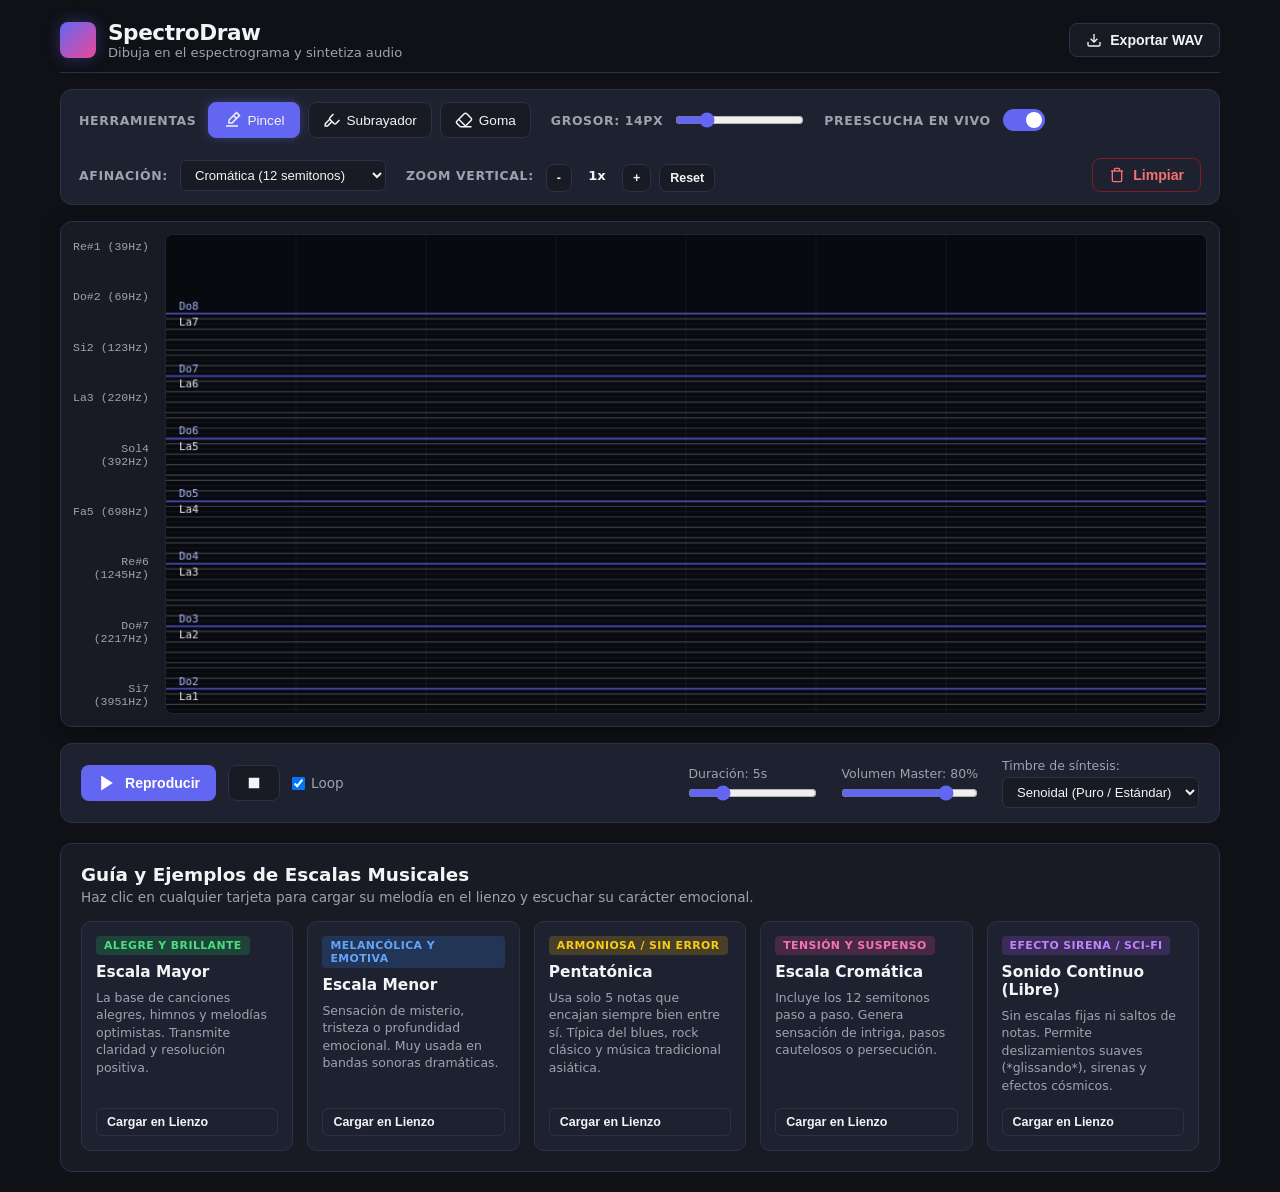
<file: index.html>
<!DOCTYPE html>
<html lang="en">
<head>
  <meta charset="UTF-8">
  <meta http-equiv="refresh" content="0; url=spectrogram/">
  <title>Redirecting to Spectrogram...</title>
</head>
<body>
  <p>Redirecting to <a href="spectrogram/">Spectrogram App</a>...</p>
</body>
</html>
</file>
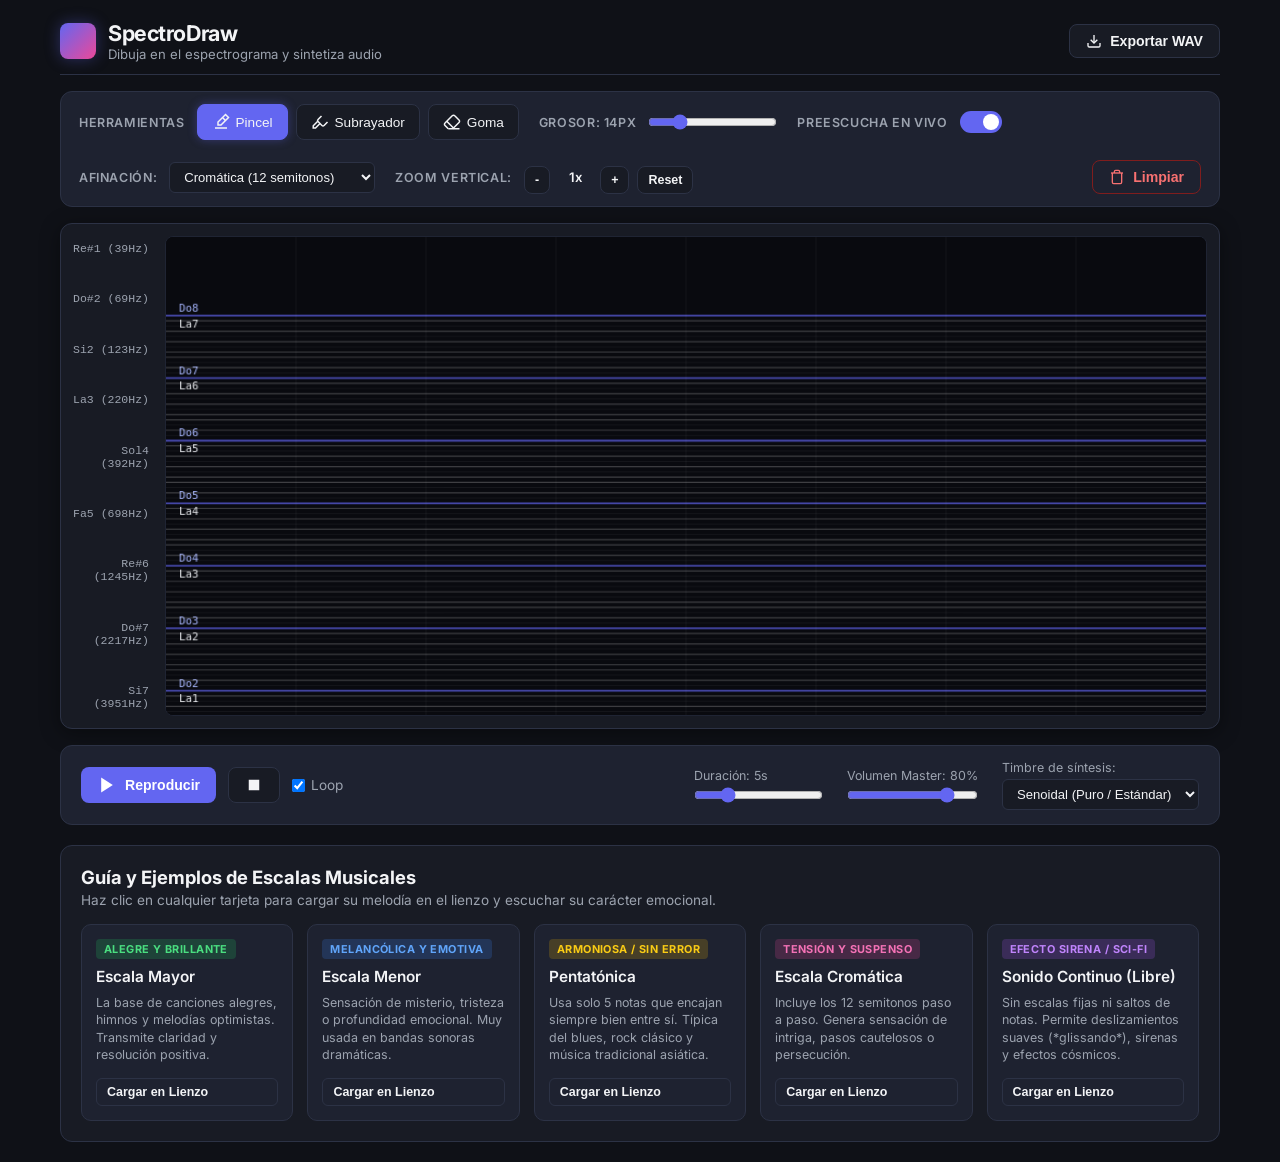
<file: spectrogram/index.html>
<!DOCTYPE html>
<html lang="es">
<head>
  <meta charset="UTF-8">
  <meta name="viewport" content="width=device-width, initial-scale=1.0">
  <title>SpectroDraw - Dibujador de Espectrogramas Sonoros</title>
  <link rel="stylesheet" href="style.css">
  <link rel="preconnect" href="https://fonts.googleapis.com">
  <link rel="preconnect" href="https://fonts.gstatic.com" crossorigin>
  <link href="https://fonts.googleapis.com/css2?family=Inter:wght@400;500;600;700&display=swap" rel="stylesheet">
</head>
<body>
  <div class="app-container">
    <header class="app-header">
      <div class="brand">
        <div class="logo-icon"></div>
        <div>
          <h1>SpectroDraw</h1>
          <p class="subtitle">Dibuja en el espectrograma y sintetiza audio</p>
        </div>
      </div>
      <div class="header-actions">
        <button id="btn-export-wav" class="btn btn-secondary" title="Exportar audio generado como archivo WAV">
          <svg width="16" height="16" viewBox="0 0 24 24" fill="none" stroke="currentColor" stroke-width="2"><path d="M21 15v4a2 2 0 0 1-2 2H5a2 2 0 0 1-2-2v-4"/><polyline points="7 10 12 15 17 10"/><line x1="12" y1="15" x2="12" y2="3"/></svg>
          Exportar WAV
        </button>
      </div>
    </header>

    <div class="toolbar">
      <div class="tool-group">
        <span class="group-label">Herramientas</span>
        <button id="tool-brush" class="tool-btn active" title="Pincel (Tono brillante y presente)">
          <svg width="18" height="18" viewBox="0 0 24 24" fill="none" stroke="currentColor" stroke-width="2"><path d="m18 2 4 4-10 10H8v-4L18 2z"/><path d="m14 6 4 4"/><path d="M4 20h16"/></svg>
          Pincel
        </button>
        <button id="tool-highlighter" class="tool-btn" title="Subrayador (Tono suave / armónico etéreo)">
          <svg width="18" height="18" viewBox="0 0 24 24" fill="none" stroke="currentColor" stroke-width="2"><path d="m9 11-6 6v3h3l6-6"/><path d="m22 12-4.6 4.6a2 2 0 0 1-2.8 0l-5.2-5.2a2 2 0 0 1 0-2.8L14 4"/></svg>
          Subrayador
        </button>
        <button id="tool-eraser" class="tool-btn" title="Goma de borrar">
          <svg width="18" height="18" viewBox="0 0 24 24" fill="none" stroke="currentColor" stroke-width="2"><path d="m7 21-4.3-4.3c-1-1-1-2.5 0-3.4l9.6-9.6c1-1 2.5-1 3.4 0l5.6 5.6c1 1 1 2.5 0 3.4L13 21"/><path d="M22 21H7"/><path d="m5 11 9 9"/></svg>
          Goma
        </button>
      </div>

      <div class="tool-group">
        <span class="group-label">Grosor: <span id="val-brush-size">14</span>px</span>
        <input type="range" id="brush-size" min="2" max="60" value="14">
      </div>

      <div class="tool-group">
        <span class="group-label">Preescucha en vivo</span>
        <label class="toggle-switch" title="Escuchar el tono mientras pasas el ratón/dibujas">
          <input type="checkbox" id="chk-live-preview" checked>
          <span class="slider"></span>
        </label>
      </div>

      <div class="tool-group">
        <span class="group-label">Afinación:</span>
        <select id="select-scale" class="select-input" title="Ajustar alturas a notas musicales">
          <option value="chromatic">Cromática (12 semitonos)</option>
          <option value="free">Libre / Continuo (sin escala)</option>
          <option value="major">Escala Mayor (Do - C)</option>
          <option value="minor">Escala Menor (La - Am)</option>
          <option value="pentatonic">Pentatónica</option>
        </select>
      </div>

      <div class="tool-group">
        <span class="group-label">Zoom vertical:</span>
        <button id="btn-zoom-out" class="btn btn-sm btn-secondary" title="Reducir zoom">-</button>
        <span id="val-zoom" style="font-size:0.82rem; font-weight:600; min-width:34px; text-align:center;">1x</span>
        <button id="btn-zoom-in" class="btn btn-sm btn-secondary" title="Aumentar zoom">+</button>
        <button id="btn-zoom-reset" class="btn btn-sm btn-secondary" title="Restablecer zoom a 1x">Reset</button>
      </div>

      <div class="tool-group tool-actions">
        <button id="btn-clear" class="btn btn-outline-danger" title="Limpiar lienzo">
          <svg width="16" height="16" viewBox="0 0 24 24" fill="none" stroke="currentColor" stroke-width="2"><path d="M3 6h18"/><path d="M19 6v14c0 1-1 2-2 2H7c-1 0-2-1-2-2V6"/><path d="M8 6V4c0-1 1-2 2-2h4c1 0 2 1 2 2v2"/></svg>
          Limpiar
        </button>
      </div>
    </div>

    <main class="canvas-section">
      <div class="freq-axis" id="freq-axis-container">
        <span>10 kHz</span>
        <span>5 kHz</span>
        <span>2 kHz</span>
        <span>1 kHz</span>
        <span>440 Hz (A4)</span>
        <span>220 Hz</span>
        <span>100 Hz</span>
        <span>50 Hz</span>
      </div>

      <div class="canvas-wrapper" id="canvas-wrapper">
        <canvas id="spectro-canvas" width="960" height="480"></canvas>
        <canvas id="overlay-canvas" width="960" height="480"></canvas>
      </div>
    </main>

    <footer class="playback-bar">
      <div class="playback-controls">
        <button id="btn-play" class="btn btn-primary btn-play">
          <svg id="icon-play" width="20" height="20" viewBox="0 0 24 24" fill="currentColor"><polygon points="5 3 19 12 5 21 5 3"/></svg>
          <svg id="icon-pause" class="hidden" width="20" height="20" viewBox="0 0 24 24" fill="currentColor"><rect x="6" y="4" width="4" height="16"/><rect x="14" y="4" width="4" height="16"/></svg>
          <span id="text-play">Reproducir</span>
        </button>
        <button id="btn-stop" class="btn btn-secondary" title="Detener y volver al inicio">
          <svg width="18" height="18" viewBox="0 0 24 24" fill="currentColor"><rect x="5" y="5" width="14" height="14"/></svg>
        </button>
        <label class="toggle-loop" title="Repetir en bucle">
          <input type="checkbox" id="chk-loop" checked>
          <span>Loop</span>
        </label>
      </div>

      <div class="playback-settings">
        <div class="param-item">
          <label for="slider-duration">Duración: <span id="val-duration">5</span>s</label>
          <input type="range" id="slider-duration" min="2" max="15" step="0.5" value="5">
        </div>
        <div class="param-item">
          <label for="slider-volume">Volumen Master: <span id="val-volume">80</span>%</label>
          <input type="range" id="slider-volume" min="0" max="100" value="80">
        </div>
        <div class="param-item">
          <label for="select-waveform">Timbre de síntesis:</label>
          <select id="select-waveform" class="select-input">
            <option value="sine">Senoidal (Puro / Estándar)</option>
            <option value="triangle">Triangular (Cálido)</option>
            <option value="sawtooth">Diente de sierra (Brillante)</option>
          </select>
        </div>
      </div>
    </footer>

    <section class="examples-section">
      <div class="section-header">
        <h2>Guía y Ejemplos de Escalas Musicales</h2>
        <p>Haz clic en cualquier tarjeta para cargar su melodía en el lienzo y escuchar su carácter emocional.</p>
      </div>

      <div class="cards-grid">
        <div class="example-card" data-example="major">
          <div class="card-badge badge-major">Alegre y Brillante</div>
          <h3>Escala Mayor</h3>
          <p>La base de canciones alegres, himnos y melodías optimistas. Transmite claridad y resolución positiva.</p>
          <button class="btn btn-sm btn-outline-example">Cargar en Lienzo</button>
        </div>

        <div class="example-card" data-example="minor">
          <div class="card-badge badge-minor">Melancólica y Emotiva</div>
          <h3>Escala Menor</h3>
          <p>Sensación de misterio, tristeza o profundidad emocional. Muy usada en bandas sonoras dramáticas.</p>
          <button class="btn btn-sm btn-outline-example">Cargar en Lienzo</button>
        </div>

        <div class="example-card" data-example="pentatonic">
          <div class="card-badge badge-pentatonic">Armoniosa / Sin Error</div>
          <h3>Pentatónica</h3>
          <p>Usa solo 5 notas que encajan siempre bien entre sí. Típica del blues, rock clásico y música tradicional asiática.</p>
          <button class="btn btn-sm btn-outline-example">Cargar en Lienzo</button>
        </div>

        <div class="example-card" data-example="chromatic">
          <div class="card-badge badge-chromatic">Tensión y Suspenso</div>
          <h3>Escala Cromática</h3>
          <p>Incluye los 12 semitonos paso a paso. Genera sensación de intriga, pasos cautelosos o persecución.</p>
          <button class="btn btn-sm btn-outline-example">Cargar en Lienzo</button>
        </div>

        <div class="example-card" data-example="free">
          <div class="card-badge badge-free">Efecto Sirena / Sci-Fi</div>
          <h3>Sonido Continuo (Libre)</h3>
          <p>Sin escalas fijas ni saltos de notas. Permite deslizamientos suaves (*glissando*), sirenas y efectos cósmicos.</p>
          <button class="btn btn-sm btn-outline-example">Cargar en Lienzo</button>
        </div>
      </div>
    </section>
  </div>

  <script src="audio.js"></script>
  <script src="app.js"></script>
</body>
</html>
</file>
<file: spectrogram/style.css>
:root {
  --bg-dark: #0f1117;
  --bg-card: #181b24;
  --bg-toolbar: #1e2230;
  --border: #2c3245;
  --accent: #6366f1;
  --accent-hover: #4f46e5;
  --accent-glow: rgba(99, 102, 241, 0.35);
  --text-main: #f3f4f6;
  --text-muted: #9ca3af;
  --danger: #ef4444;
  --danger-hover: #dc2626;
  --canvas-bg: #090a0f;
  --playhead: #38bdf8;
}

* {
  box-sizing: border-box;
  margin: 0;
  padding: 0;
}

body {
  font-family: 'Inter', system-ui, -apple-system, sans-serif;
  background-color: var(--bg-dark);
  color: var(--text-main);
  min-height: 100vh;
  display: flex;
  flex-direction: column;
}

.app-container {
  display: flex;
  flex-direction: column;
  max-width: 1200px;
  margin: 0 auto;
  padding: 20px;
  width: 100%;
  gap: 16px;
}

.app-header {
  display: flex;
  align-items: center;
  justify-content: space-between;
  padding-bottom: 12px;
  border-bottom: 1px solid var(--border);
}

.brand {
  display: flex;
  align-items: center;
  gap: 12px;
}

.logo-icon {
  width: 36px;
  height: 36px;
  border-radius: 8px;
  background: linear-gradient(135deg, #6366f1, #ec4899);
  box-shadow: 0 0 15px var(--accent-glow);
}

.brand h1 {
  font-size: 1.35rem;
  font-weight: 700;
  letter-spacing: -0.02em;
}

.subtitle {
  font-size: 0.82rem;
  color: var(--text-muted);
}

.toolbar {
  display: flex;
  align-items: center;
  gap: 20px;
  background: var(--bg-toolbar);
  padding: 12px 18px;
  border-radius: 12px;
  border: 1px solid var(--border);
  flex-wrap: wrap;
}

.tool-group {
  display: flex;
  align-items: center;
  gap: 8px;
}

.group-label {
  font-size: 0.78rem;
  font-weight: 600;
  text-transform: uppercase;
  color: var(--text-muted);
  letter-spacing: 0.05em;
  margin-right: 4px;
}

.tool-btn {
  display: flex;
  align-items: center;
  gap: 6px;
  padding: 8px 14px;
  font-size: 0.85rem;
  font-weight: 500;
  background: var(--bg-card);
  color: var(--text-main);
  border: 1px solid var(--border);
  border-radius: 8px;
  cursor: pointer;
  transition: all 0.15s ease;
}

.tool-btn:hover {
  background: #272d3f;
}

.tool-btn.active {
  background: var(--accent);
  border-color: var(--accent);
  box-shadow: 0 0 10px var(--accent-glow);
}

.tool-actions {
  margin-left: auto;
}

.btn {
  display: inline-flex;
  align-items: center;
  gap: 8px;
  padding: 8px 16px;
  font-size: 0.88rem;
  font-weight: 600;
  border-radius: 8px;
  border: none;
  cursor: pointer;
  transition: all 0.15s ease;
}

.btn-primary {
  background: var(--accent);
  color: #fff;
}
.btn-primary:hover {
  background: var(--accent-hover);
}

.btn-secondary {
  background: var(--bg-card);
  color: var(--text-main);
  border: 1px solid var(--border);
}
.btn-secondary:hover {
  background: #272d3f;
}

.btn-outline-danger {
  background: transparent;
  color: #f87171;
  border: 1px solid #7f1d1d;
}
.btn-outline-danger:hover {
  background: var(--danger);
  color: #fff;
}

.toggle-switch {
  position: relative;
  display: inline-block;
  width: 42px;
  height: 22px;
}

.toggle-switch input {
  opacity: 0;
  width: 0;
  height: 0;
}

.slider {
  position: absolute;
  cursor: pointer;
  top: 0; left: 0; right: 0; bottom: 0;
  background-color: #374151;
  transition: 0.2s;
  border-radius: 22px;
}

.slider:before {
  position: absolute;
  content: "";
  height: 16px;
  width: 16px;
  left: 3px;
  bottom: 3px;
  background-color: white;
  transition: 0.2s;
  border-radius: 50%;
}

input:checked + .slider {
  background-color: var(--accent);
}

input:checked + .slider:before {
  transform: translateX(20px);
}

.canvas-section {
  display: flex;
  background: var(--bg-card);
  border-radius: 12px;
  border: 1px solid var(--border);
  padding: 12px;
  gap: 12px;
  box-shadow: 0 4px 20px rgba(0, 0, 0, 0.4);
}

.freq-axis {
  display: flex;
  flex-direction: column;
  justify-content: space-between;
  font-size: 0.72rem;
  font-family: monospace;
  color: var(--text-muted);
  padding: 6px 4px 6px 0;
  user-select: none;
  width: 80px;
  text-align: right;
}

.canvas-wrapper {
  position: relative;
  flex: 1;
  height: 480px;
  border-radius: 8px;
  overflow: hidden;
  background-color: var(--canvas-bg);
  border: 1px solid #1f2433;
}

#spectro-canvas,
#overlay-canvas {
  position: absolute;
  top: 0;
  left: 0;
  width: 100%;
  height: 100%;
  touch-action: none;
}

#spectro-canvas {
  cursor: crosshair;
}

#overlay-canvas {
  pointer-events: none;
}

.playback-bar {
  display: flex;
  align-items: center;
  justify-content: space-between;
  background: var(--bg-toolbar);
  padding: 14px 20px;
  border-radius: 12px;
  border: 1px solid var(--border);
  flex-wrap: wrap;
  gap: 18px;
}

.playback-controls {
  display: flex;
  align-items: center;
  gap: 12px;
}

.btn-play {
  min-width: 130px;
}

.toggle-loop {
  display: flex;
  align-items: center;
  gap: 6px;
  font-size: 0.85rem;
  color: var(--text-muted);
  cursor: pointer;
  user-select: none;
}

.playback-settings {
  display: flex;
  align-items: center;
  gap: 24px;
  flex-wrap: wrap;
}

.param-item {
  display: flex;
  flex-direction: column;
  gap: 4px;
  font-size: 0.78rem;
  color: var(--text-muted);
}

input[type="range"] {
  accent-color: var(--accent);
  cursor: pointer;
}

.select-input {
  background: var(--bg-card);
  color: var(--text-main);
  border: 1px solid var(--border);
  padding: 6px 10px;
  border-radius: 6px;
  font-size: 0.82rem;
  outline: none;
}

.hidden {
  display: none !important;
}

/* Sección de Ejemplos Didácticos */
.examples-section {
  background: var(--bg-card);
  border: 1px solid var(--border);
  border-radius: 12px;
  padding: 20px;
  margin-top: 4px;
}

.section-header h2 {
  font-size: 1.15rem;
  font-weight: 700;
  margin-bottom: 4px;
}

.section-header p {
  font-size: 0.85rem;
  color: var(--text-muted);
  margin-bottom: 16px;
}

.cards-grid {
  display: grid;
  grid-template-columns: repeat(auto-fit, minmax(200px, 1fr));
  gap: 14px;
}

.example-card {
  background: var(--bg-toolbar);
  border: 1px solid var(--border);
  border-radius: 10px;
  padding: 14px;
  display: flex;
  flex-direction: column;
  gap: 8px;
  transition: transform 0.15s ease, border-color 0.15s ease;
}

.example-card:hover {
  transform: translateY(-2px);
  border-color: var(--accent);
}

.card-badge {
  align-self: flex-start;
  font-size: 0.68rem;
  font-weight: 700;
  text-transform: uppercase;
  letter-spacing: 0.04em;
  padding: 3px 8px;
  border-radius: 4px;
}

.badge-major { background: rgba(34, 197, 94, 0.2); color: #4ade80; }
.badge-minor { background: rgba(59, 130, 246, 0.2); color: #60a5fa; }
.badge-pentatonic { background: rgba(234, 179, 8, 0.2); color: #facc15; }
.badge-chromatic { background: rgba(236, 72, 153, 0.2); color: #f472b6; }
.badge-free { background: rgba(168, 85, 247, 0.2); color: #c084fc; }

.example-card h3 {
  font-size: 0.96rem;
  font-weight: 600;
}

.example-card p {
  font-size: 0.78rem;
  color: var(--text-muted);
  line-height: 1.4;
  flex-grow: 1;
}

.btn-sm {
  padding: 6px 10px;
  font-size: 0.78rem;
  margin-top: 6px;
}

.btn-outline-example {
  background: transparent;
  color: var(--text-main);
  border: 1px solid var(--border);
  cursor: pointer;
  border-radius: 6px;
  font-weight: 600;
  transition: all 0.15s ease;
}

.btn-outline-example:hover {
  background: var(--accent);
  border-color: var(--accent);
  color: #fff;
}
</file>
